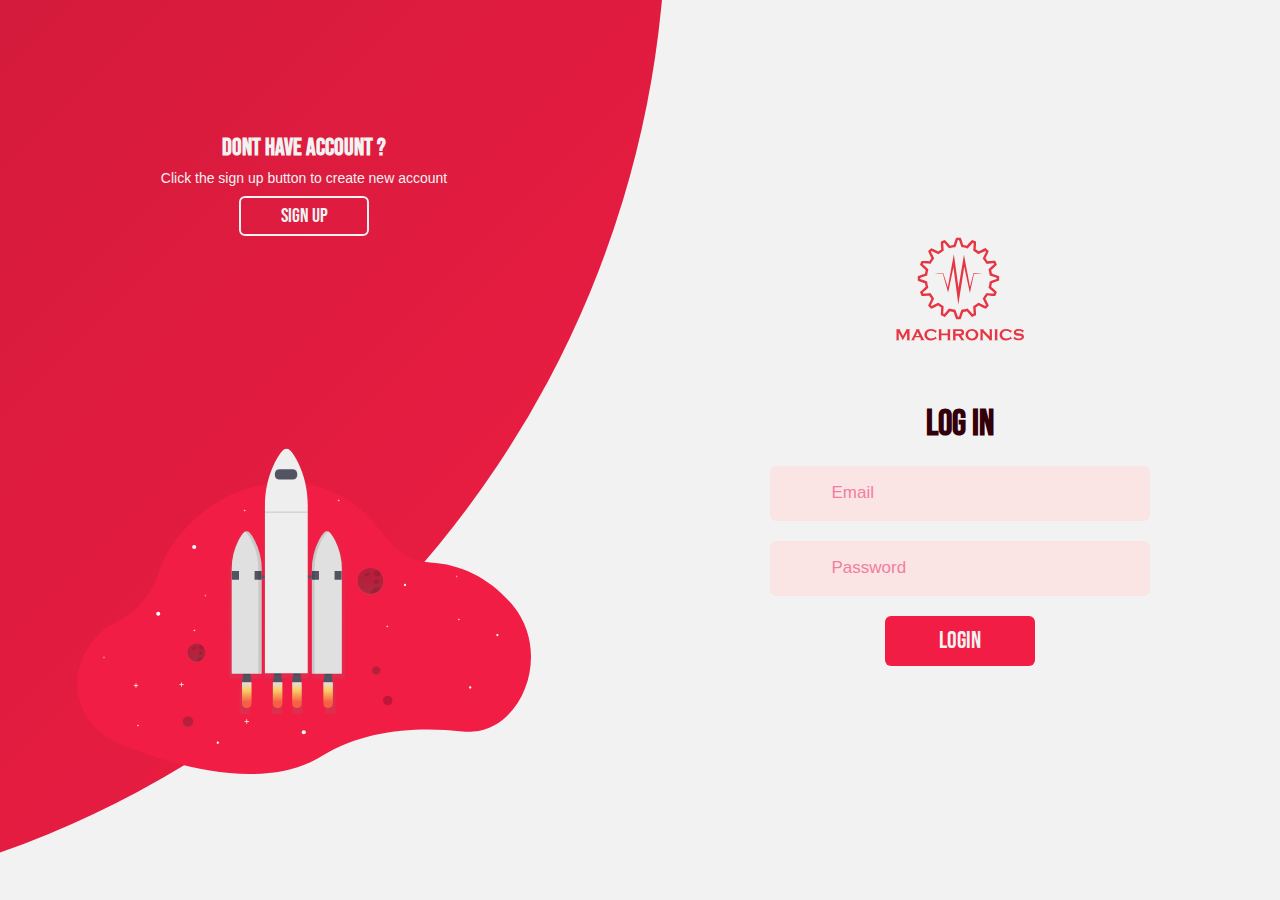
<file: index.html>
<!DOCTYPE html>
<html lang="en">
  <head>
    <meta charset="UTF-8" />
    <meta http-equiv="X-UA-Compatible" content="IE=edge" />
    <meta name="viewport" content="width=device-width, initial-scale=1.0" />

    <link
      rel="stylesheet"
      href="https://pro.fontawesome.com/releases/v5.10.0/css/all.css"
      integrity="sha384-AYmEC3Yw5cVb3ZcuHtOA93w35dYTsvhLPVnYs9eStHfGJvOvKxVfELGroGkvsg+p"
      crossorigin="anonymous"
    />

    <link rel="shortcut icon" type="image/png" href="./img/favicon.ico" />
    <title>Login</title>
    <link rel="stylesheet" href="style.css" />
  </head>

  <body>
    <div class="container">
      <div class="forms-container">
        <div class="signup-signin">
          <!-- login form -->
          <form action="" class="sign-in-form">
              <img src="./img/logo.svg" class="logo-img" alt="Machronics">
            <h2 class="title">Log in</h2>
            <div class="input-field">
              <i class="fas fa-envelope"></i>
              <input type="email" placeholder="Email" />
            </div>
            <div class="input-field">
              <i class="fas fa-lock"></i>
              <input type="password" placeholder="Password" />
            </div>
            <input type="submit" value="Login" class="btn solid" />
          </form>

          <!-- signup form -->
          <form action="" class="sign-up-form">
            <img src="./img/logo.svg" class="logo-img" alt="Machronics">
            <h2 class="title">Sign up</h2>
            <div class="input-field">
              <i class="fas fa-user"></i>
              <input type="text" placeholder="First Name" required/>
            </div>
            <div class="input-field">
              <i class="fas fa-user"></i>
              <input type="text" placeholder="Last Name" required/>
            </div>
            <div class="input-field">
              <i class="fas fa-user"></i>
              <input type="text" placeholder="Username" required/>
            </div>
            <div class="input-field">
              <i class="fas fa-phone"></i>
              <input type="text" placeholder="Phone Number" required/>
            </div>
            <div class="input-field">
                <i class="fas fa-envelope"></i>
                <input type="email" placeholder="Email" required/>
              </div>

            <div class="input-field">
              <i class="fas fa-lock"></i>
              <input type="password" placeholder="Password" required/>
            </div>
            <div class="input-field">
                <i class="fas fa-lock"></i>
                <input type="password" placeholder="Confirm Password" required/>
              </div>
              
            <input type="submit" value="Sign Up" class="btn solid" />
          </form>
        </div>
      </div>

      <div class="panel-container">

        <!-- right panel -->
          <div class="panel left-panel">
              <div class="content">
                  <h3>DOnt Have Account ?</h3>
                  <p>Click the sign up button to create new account</p>
                <button class="btn transparent" id="sign-up-btn">Sign Up</button>
                </div>

                <img src="./img/log_backup.svg" class="image" alt="">
          </div>

          <!-- left panel -->
          <div class="panel right-panel">
            <div class="content">
                <h3>Have Account ?</h3>
                <p>Click the Log in button to continue.</p>
              <button class="btn transparent" id="sign-in-btn">Log in</button>
              </div>

              <img src="./img/reg_backup.svg" class="image" alt="">
        </div>
      </div>
    </div>
    <script src="/app.js"></script>
  </body>
</html>
</file>
<file: style.css>
@font-face {
  src: url(./fonts/BebasNeue-Regular.ttf);
  font-family: bebas;
}
@import url("https://fonts.googleapis.com/css2?family=Poppins:ital,wght@0,100;0,200;0,300;0,400;0,500;0,600;0,700;0,800;0,900;1,100;1,200;1,300;1,400;1,500;1,600;1,700;1,800;1,900&display=swap");
:root {
  --colorPrimaty: #f21d44;
  --colorPrimatyDark: #a61731;
  --colorPrimatyLight: #d92b5a;
  --colorPrimatyVeryLight: #f27e9d;
  --colorTextLight: #f2f2f2;
  --colorTextDark: #330009;
  --colorPrimatySuperLight: #fbe4e4;
}

*,
*::after,
*::before {
  margin: 0;
  padding: 0;
  box-sizing: border-box;
}

html {
  scroll-behavior: smooth;
  font-size: 10px;
  font-family: "Poppins", sans-serif;
  font-weight: 400;
}

.container {
  position: relative;
  width: 100%;
  min-height: 100vh;
  background-color: var(--colorTextLight);
  overflow: hidden;
}

.container:before {
  content: "";
  position: absolute;
  width: 2000px;
  height: 2000px;
  border-radius: 50%;
  background: linear-gradient(
    -45deg,
    var(--colorPrimaty),
    var(--colorPrimatyDark)
  );
  top: -10%;
  right: 48%;
  transform: translateY(-50%);
  z-index: 6;
  transition: 1.8s ease-in-out;
}
.forms-container {
  position: absolute;
  width: 100%;
  height: 100%;
  top: 0;
  left: 0;
}

.signup-signin {
  position: absolute;
  top: 50%;
  left: 75%;
  transform: translate(-50%, -50%);
  width: 50%;
  display: grid;
  grid-template-columns: 1fr;
  z-index: 5;
  transition: 1s 0.7s ease-in-out;
}

.logo-img{
  height: 128px;
  width: 128px;
  margin-bottom: 50px;
}

form {
  display: flex;
  align-items: center;
  justify-content: center;
  flex-direction: column;
  padding: 0 50px;
  overflow: hidden;
  grid-column: 1 / 2;
  grid-row: 1 / 2;
  transition: 0.2s 0.7s ease-in-out;
}

form.sign-in-form {
  z-index: 2;
}

form.sign-up-form {
  z-index: 1;
  opacity: 0;
}
.title {
  font-family: bebas, "Poppins", sans-serif;
  font-size: 3.6rem;
  color: var(--colorTextDark);
  margin-bottom: 10px;
}

.input-field {
  max-width: 380px;
  width: 100%;
  height: 55px;
  background-color: var(--colorPrimatySuperLight);
  margin: 10px 0;
  border-radius: 6px;
  display: grid;
  grid-template-columns: 15% 85%;
  padding: 0 0.64rem;
}

.input-field i {
  text-align: center;
  line-height: 55px;
  color: var(--colorPrimaty);
  font-size: 1.7rem;
}

.input-field input {
  background: none;
  outline: none;
  border: none;
  line-height: 1;
  font-size: 1.7rem;
  color: var(--colorPrimaty);
}

.input-field input::placeholder {
  color: var(--colorPrimatyVeryLight);
  font-weight: 100;
}

.btn {
  width: 150px;
  height: 50px;
  border: none;
  outline: none;
  border-radius: 6px;
  cursor: pointer;
  background-color: var(--colorPrimaty);
  color: var(--colorTextLight);
  text-transform: uppercase;
  font-family: bebas, "Poppins", sans-serif;
  font-size: 2.4rem;
  margin: 10px 0;
  transition: all 0.2s;
}
.btn:hover {
  width: 156px;
  height: 56px;
  transform: translateY(-3px);
  box-shadow: 0 10px 20px rgba(0, 0, 0, 0.2);
}
.btn:active {
  width: 156px;
  height: 56px;
  transform: translateY(-1px);
  box-shadow: 0 5px 10px rgba(0, 0, 0, 0.2);
}

.panel-container {
  position: absolute;
  width: 100%;
  height: 100%;
  top: 0;
  left: 0;
  display: grid;
  grid-template-columns: repeat(2, 1fr);
}
.panel {
  display: flex;
  flex-direction: column;
  align-items: center;
  justify-content: space-around;
  text-align: center;
  z-index: 7;
}
.left-panel {
  pointer-events: all;
  padding: 30px 17% 20px 12%;
}
.right-panel {
  pointer-events: none;
  padding: 30px 12% 20px 17%;
}
.panel .content {
  color: var(--colorTextLight);
  transition: 0.9s 0.6s ease-in-out;
}
.panel h3 {
  font-family: bebas, "Poppins", sans-serif;
  font-size: 2.4rem;
  line-height: 1;
}
.panel p {
  font-size: 1.4rem;
  padding: 10px 0;
}
.btn.transparent {
  margin: 0;
  background: none;
  border: 2px solid var(--colorTextLight);
  width: 130px;
  height: 40px;
  font-family: bebas, "Poppins", sans-serif;
  font-size: 2rem;
}
.image {
  width: 100%;
  transition: 1.1s 0.4s ease-in-out;
}

.right-panel .content,
.right-panel .image {
  transform: translateX(800px);
}

/* Animation */

.container.sign-up-mode:before {
  transform: translate(100%, -50%);
  right: 52%;
}

.container.sign-up-mode .left-panel .image,
.container.sign-up-mode .left-panel .content {
  transform: translateX(-800px);
}

.container.sign-up-mode .right-panel .image,
.container.sign-up-mode .right-panel .content {
  transform: translateX(0px);
}

.container.sign-up-mode .left-panel {
  pointer-events: none;
}
.container.sign-up-mode .right-panel {
  pointer-events: all;
}
.container.sign-up-mode .signup-signin {
  left: 25%;
}
.container.sign-up-mode form.sign-in-form {
  z-index: 1;
  opacity: 0;
}
.container.sign-up-mode form.sign-up-form {
  z-index: 2;
  opacity: 1;
}

/* responsive */


@media (max-width: 870px) {
  .container {
    min-height: 1080px;
    height: 100vh;
  }
  .container:before {
    width: 1500px;
    height: 1500px;
    left: 30%;
    bottom: 68%;
    transform: translateX(-50%);
    right: inherit;
    top: inherit;
    transition: 2s ease-in-out;
  }
  .signup-signin {
    width: 100%;
    left: 50%;
    top: 95%;
    transform: translate(-50%, -100%);
    transition: 1s 0.8s ease-in-out;
  }
  .panel-container {
    grid-template-columns: 1fr;
    grid-template-rows: 1fr 2fr 1fr;
  }
  .panel {
    flex-direction: row;
    justify-content: space-around;
    align-items: center;
    padding: 26px 8%;
  }
  .panel .content {
    padding-right: 15%;
    transition: 0.9s 0.8s ease-in-out;
  }
  .panel h3 {
    font-size: 1.8rem;
    font-weight: 100;
  }
  .panel p {
    font-size: 1.2rem;
    padding: 5px 0;
  }
  .btn.transparent {
    width: 110px;
    height: 35px;
    font-size: 1.6rem;
  }
  .image {
    width: 200px;
    transition: 0.9s 0.6s ease-in-out;
  }
  .left-panel {
    grid-row: 1 / 2;
  }
  .right-panel {
    grid-row: 3 / 4;
  }
  .right-panel .content,
  .right-panel .image {
    transform: translateY(300px);
  }
  .container.container.sign-up-mode:before {
    transform: translate(-50%, 100%);
    bottom: 18%;
    right: inherit;
  }
  .container.sign-up-mode .left-panel.image,
  .container.sign-up-mode .left-panel.content {
    transform: translateY(-300px);
  }
  .container.sign-up-mode .signup-signin{
    top:5%;
    transform: translate(-50%,0);
    left: 50%;
  }
  .btn:hover {
    transform: translateY(0);
  }
  .btn:active {
    background-color: var(--colorPrimatyDark);
    transform: translateY(0);
  }
}

@media (max-width: 570px){  
  form{
    padding: 0 15px;
  }
  .logo-img{
    height: 64px;
    width: 64px;
    margin-bottom: 10px;
  }
  .sign-in-form{
    margin-top: -300px;
  }
  
  .image{
    display: none;
  }
  .panel .content{
    padding: 5px 10px;
    /* margin-top: 40px; */
  }
  .container:before{
    bottom: 78%;
    left: 50%;
  }
  .btn.transparent {
    margin-top: 5px;
  }
  .container.sign-up-mode:before{
    bottom: 22% !important;
    left: 50% i !important;
  }
  .btn:hover {
    transform: translateY(0);
  }
  .btn:active {
    background-color: var(--colorPrimatyDark);
    transform: translateY(0);
  }
}
</file>
